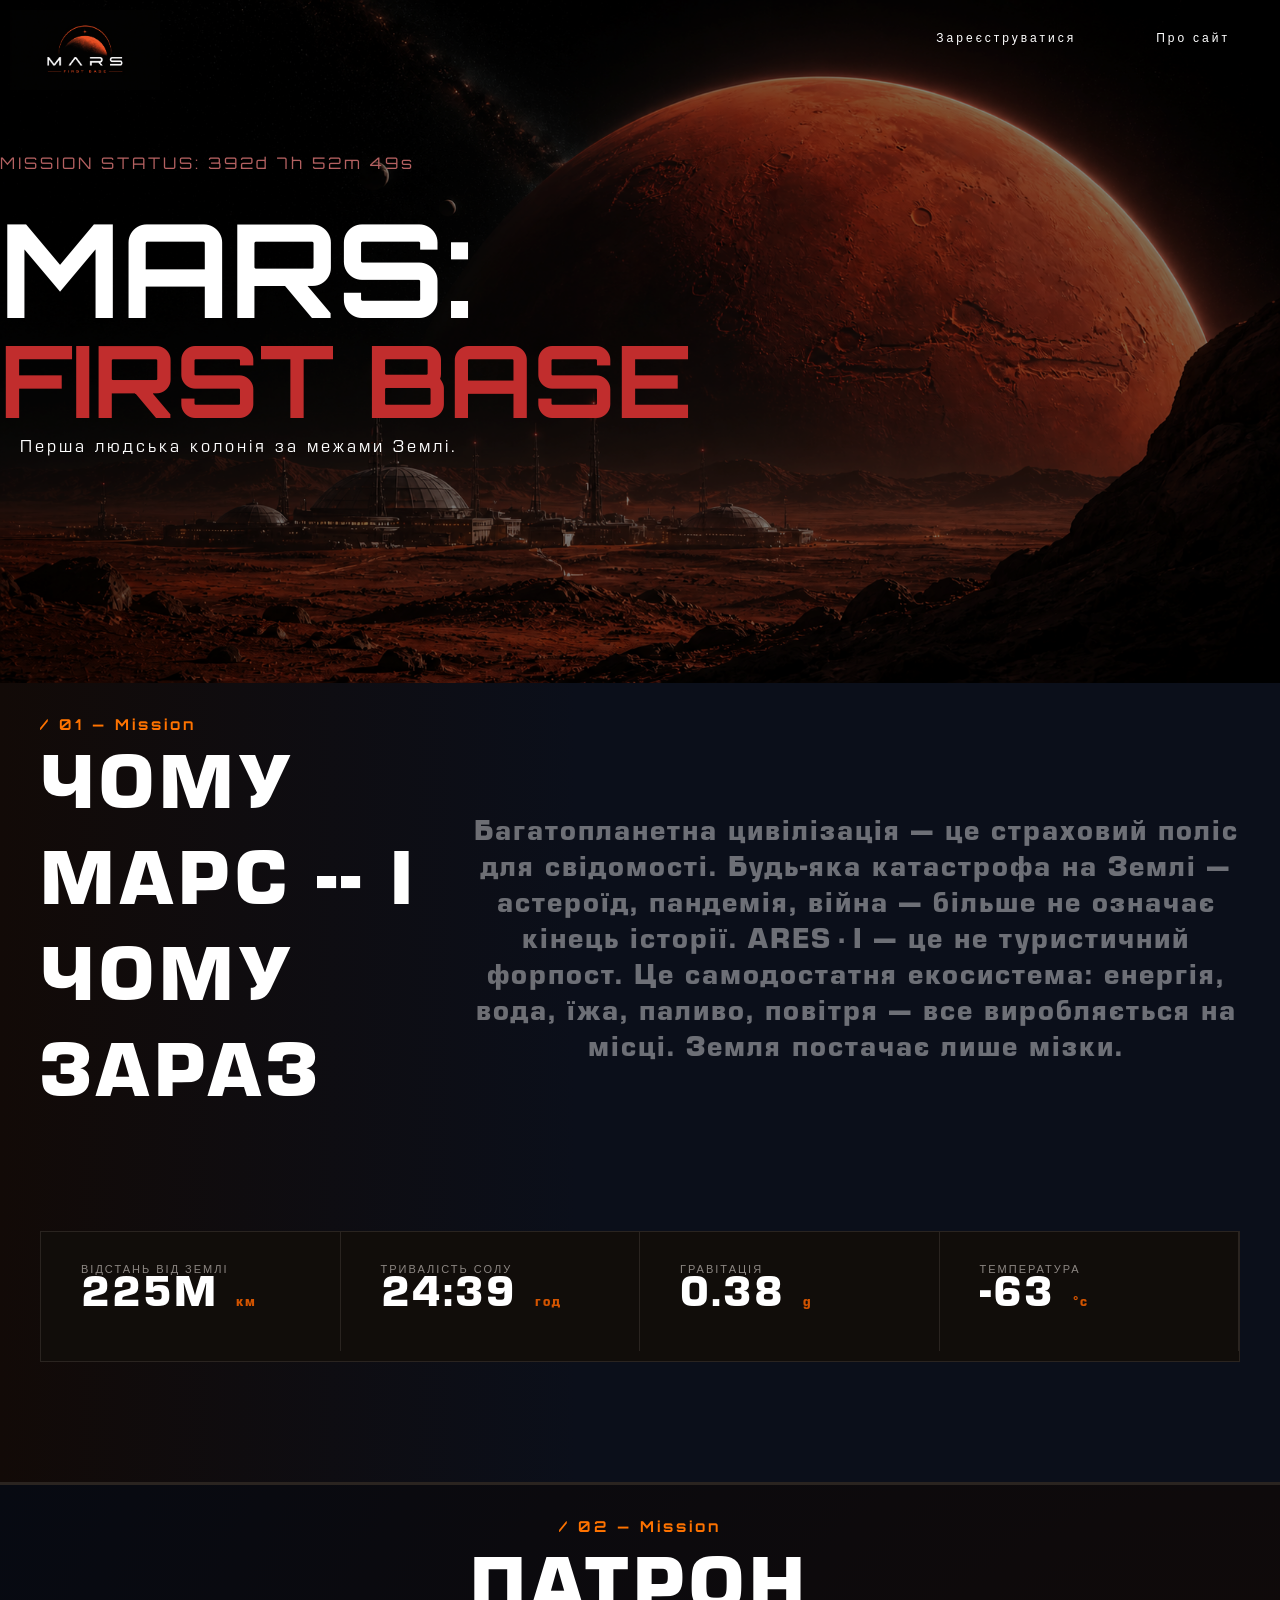
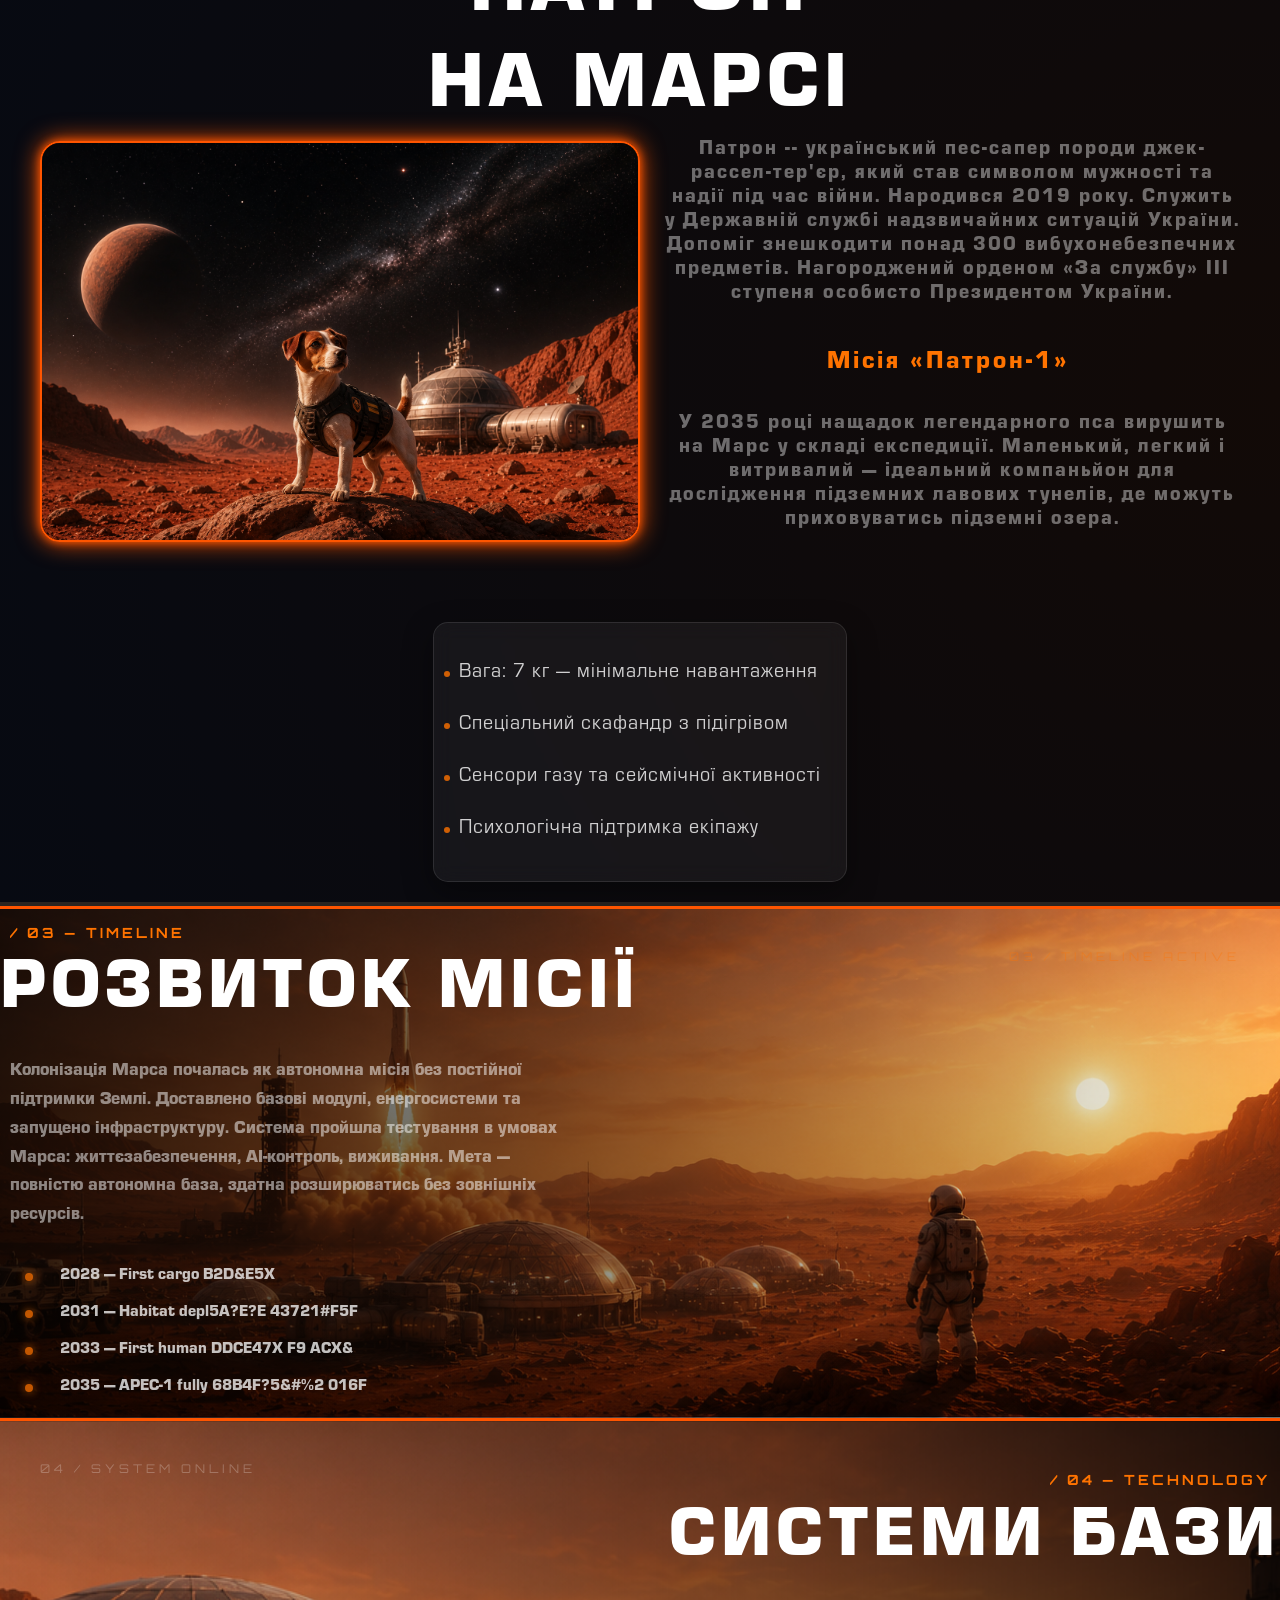
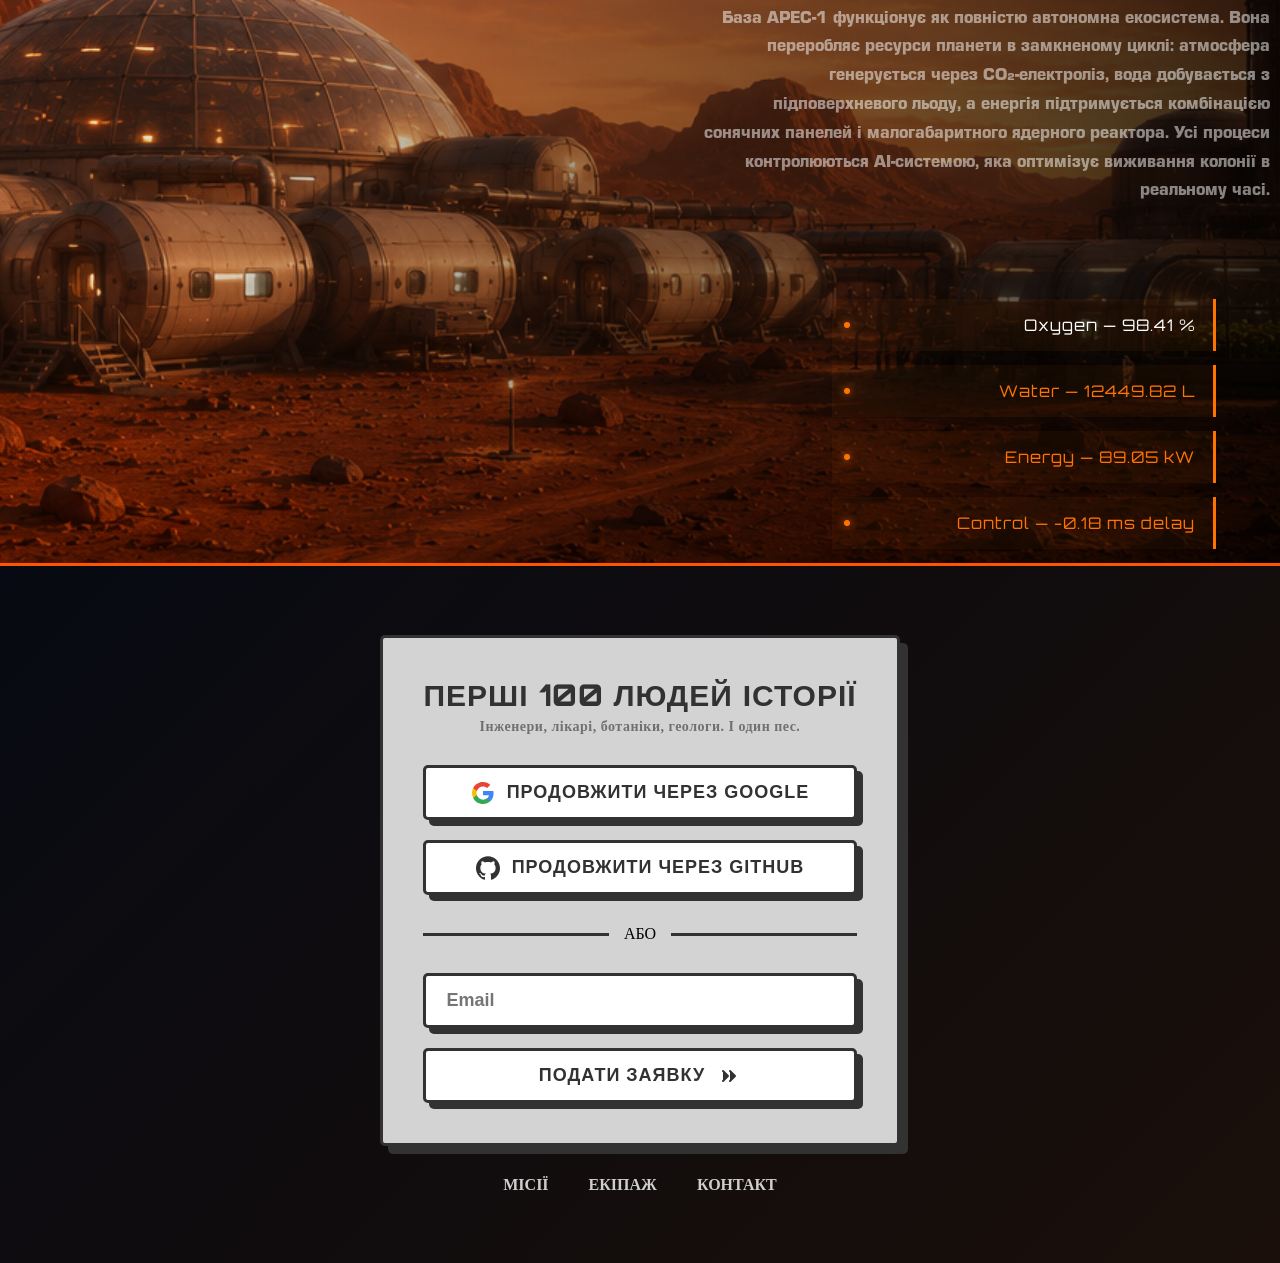
<file: index.html>
<!DOCTYPE html>
<html lang="en">
<head>
    <meta charset="UTF-8">
    <meta name="viewport" content="width=device-width, initial-scale=1.0">
    <title>MarsJournej</title>
    <link rel="stylesheet" href="style.css">
    <link href="https://fonts.googleapis.com/css2?family=Orbitron:wght@400;700&display=swap" rel="stylesheet">
</head>
<body>
    <header>
        <div class="golowna">
            <img src="images/Mars.png" class=header_img>
            <div class = "panel">
                <img src="images/logo.png" class="logo">
                <div class="menu">
                    <a class = "menu_item" href="#reg">Зареєструватися</a>
                    <a class="menu_item" href="#" data-modal="about">Про сайт</a>
                    
                </div>
            </div>
            <p class = p_apec>Project:APEC-1</p>
            <h1 class="mars_h1">MARS:</h1>
            <h1 class="first_base_h2">FIRST BASE</h1>
            <p class="pidzagolowok">Перша людська колонія за межами Землі.<br>
                Точка, де починається нова цивілізація.</p>
        </div>
    </header>
    <div class = "infa1">
        <h2 class = "h2_infa1">/ 01 — Mission</h2>
        <h1 class = "h1_infa1">Чому Марс -- i чому зараз</h1>
        <p class = "p_infa1">Багатопланетна цивілізація — це страховий поліс для свідомості. Будь-яка катастрофа на Землі — астероїд, пандемія, війна — більше не означає кінець історії.
ARES·I — це не туристичний форпост. Це самодостатня екосистема: енергія, вода, їжа, паливо, повітря — все виробляється на місці. Земля постачає лише мізки.</p>

            <div class="mars_panel">
                <div class="vidstan">
                    <span class="stat-label">ВІДСТАНЬ ВІД ЗЕМЛІ</span>
                    <div class="value">225M <small>км</small></div>
                </div>

                <div class="vidstan">
                    <span class="stat-label">ТРИВАЛІСТЬ СОЛУ</span>
                    <div class="value">24:39 <small>год</small></div>
                </div>

                <div class="vidstan">
                    <span class="stat-label">ГРАВІТАЦІЯ</span>
                    <div class="value">0.38 <small>g</small></div>
                </div>

                <div class="vidstan">
                    <span class="stat-label">ТЕМПЕРАТУРА</span>
                    <div class="value">-63 <small>°C</small></div>
                </div>
                </div>
            </div>
    <div class = "infa2">
        <h2 class =  "h2_infa2">/ 02 — Mission</h2>
        <h1 class = "h1_infa2">ПАТРОН НА МАРСІ</h1>
        <img src = "images/sobaka.png" class="pes_patron_infa2">
        <p class = "p_infa2">Патрон -- український пес-сапер породи джек-рассел-тер'єр, який став символом мужності та надії під час війни.
            Народився 2019 року. Служить у Державній службі надзвичайних ситуацій України. Допоміг знешкодити понад 300 вибухонебезпечних предметів.
            Нагороджений орденом «За службу» III ступеня особисто Президентом України.</p>
        <h3 class = "h3_infa2">Місія «Патрон-1»</h3>
        <p class = "p2_infa2">У 2035 році нащадок легендарного пса вирушить на Марс у складі експедиції. Маленький, легкий і витривалий — ідеальний компаньйон для дослідження підземних лавових тунелів, де можуть приховуватись підземні озера.</p>
        <ul class = ul_infa2>
            <li>Вага: 7 кг — мінімальне навантаження</li>
            <li>Спеціальний скафандр з підігрівом</li>
            <li>Сенсори газу та сейсмічної активності</li>
            <li>Психологічна підтримка екіпажу</li>
        </ul>
    </div>
    <div class="infa3">
        <div class = "img_infa3"></div>
        <h2 class="h2_infa3">/ 03 — TIMELINE</h2>
        <h1 class="h1_infa3">РОЗВИТОК МІСІЇ</h1>

        <p class="p_infa3">Колонізація Марса почалась як автономна місія без постійної підтримки Землі. 
  Доставлено базові модулі, енергосистеми та запущено інфраструктуру.
  Система пройшла тестування в умовах Марса: життєзабезпечення, AI-контроль, виживання.
  Мета — повністю автономна база, здатна розширюватись без зовнішніх ресурсів.</p>
        

        <div class="timeline">
            <p>2028 — First cargo mission</p>
            <p>2031 — Habitat deployment completed</p>
            <p>2033 — First human landing on Mars</p>
            <p>2035 — APEC-1 fully operational base</p>
        </div>
    </div>
    <div class="infa4">
        <div class = "img_infa4"></div>
        <h2 class="h2_infa4">/ 04 — TECHNOLOGY</h2>
        <h1 class="h1_infa4">СИСТЕМИ БАЗИ</h1>

        <p class="p_infa4">База APEC-1 функціонує як повністю автономна екосистема. 
    Вона переробляє ресурси планети в замкненому циклі: атмосфера генерується через CO₂-електроліз, вода добувається з підповерхневого льоду, а енергія підтримується комбінацією сонячних панелей і малогабаритного ядерного реактора.
    Усі процеси контролюються AI-системою, яка оптимізує виживання колонії в реальному часі.</p>
        

        <div class="tech">
            <p>Oxygen — CO₂ electrolysis system</p>
            <p>Water — Ice extraction & filtration</p>
            <p>Energy — Solar + nuclear reactor</p>
            <p>Control — AI autonomous management</p>
    </div>
</div>


<div id="vikno_overlay" class="vikno_overlay" onclick="if(event.target===this)this.classList.remove('active')">
        <div class = "modal-vikno">
            <div class="modal-kut-br"></div>
            <button class ="modal-hreshchyk" onclick="document.getElementById('vikno_overlay').classList.remove('active')">[ ESC ]</button>

            <div class = "modal-verhnya">/ ABOUT — PROJECT:APEC-1</div>
            <h1 class="modal_info_blok">Mars Journey</h1>
            <div class="modal-pidzag">ПЕРША ЛЮДСЬКА КОЛОНІЯ ЗА МЕЖАМИ ЗЕМЛІ</div>

            <hr class = "modal-liniya">

            <p class ="modal-text_small">Цей сайт — інформаційний портал місії ARES·I. Ми збираємо першу сотню людей, які залишать Землю і побудують нову цивілізацію на Марсі. Інженери. Лікарі. Вчені. І один пес.</p>
            <p class ="modal-text_small">Проєкт розроблено як відкрита платформа для відбору учасників, хронологія місії та технічна документація бази APEC-1.</p>

            <div class="infa_modal">
                <div class = "modal-kartka">
                    <span class="stat-nazva">СТАТУС МІСІЇ</span>
                    <div class = "stat-chyslo">ACTIVE <small>▸</small></div>
                </div>

                <div class = "modal-kartka">
                    <span class="stat-nazva">ЗАПУСК</span>
                    <div class = "stat-chyslo">2028 <small>р.</small></div>
                </div>

                <div class = "modal-kartka">
                    <span class="stat-nazva">ЕКІПАЖ</span>
                    <div class="stat-chyslo">100 <small>осіб</small></div>
                </div>

                <div class = "modal-kartka">
                    <span class="stat-nazva">ВЕРСІЯ САЙТУ</span>
                    <div class ="stat-chyslo">0.1 <small>beta</small></div>
                </div>
            </div>

            
        </div>
    </div>
<script src="script.js"></script>
</body>
<footer class="mars-footer">
                                                <!--UiVerse-->
    <section id="reg">                                
    <form action="" class="form">
    <div class="form_top">
        <h2>Перші 100 людей історії</h2>
        <span>Інженери, лікарі, ботаніки, геологи. І один пес.</span>
    </div>
    
    <button class="oauthButton">
                    <svg class="icon" viewBox="0 0 24 24">
            <path d="M22.56 12.25c0-.78-.07-1.53-.2-2.25H12v4.26h5.92c-.26 1.37-1.04 2.53-2.21 3.31v2.77h3.57c2.08-1.92 3.28-4.74 3.28-8.09z" fill="#4285F4"></path>
            <path d="M12 23c2.97 0 5.46-.98 7.28-2.66l-3.57-2.77c-.98.66-2.23 1.06-3.71 1.06-2.86 0-5.29-1.93-6.16-4.53H2.18v2.84C3.99 20.53 7.7 23 12 23z" fill="#34A853"></path>
            <path d="M5.84 14.09c-.22-.66-.35-1.36-.35-2.09s.13-1.43.35-2.09V7.07H2.18C1.43 8.55 1 10.22 1 12s.43 3.45 1.18 4.93l2.85-2.22.81-.62z" fill="#FBBC05"></path>
            <path d="M12 5.38c1.62 0 3.06.56 4.21 1.64l3.15-3.15C17.45 2.09 14.97 1 12 1 7.7 1 3.99 3.47 2.18 7.07l3.66 2.84c.87-2.6 3.3-4.53 6.16-4.53z" fill="#EA4335"></path>
            <path d="M1 1h22v22H1z" fill="none"></path>
        </svg>
                    Продовжити через Google
                </button>
    <button class="oauthButton">
                    <svg class="icon" viewBox="0 0 24 24">
            <path d="M12 .297c-6.63 0-12 5.373-12 12 0 5.303 3.438 9.8 8.205 11.385.6.113.82-.258.82-.577 0-.285-.01-1.04-.015-2.04-3.338.724-4.042-1.61-4.042-1.61C4.422 18.07 3.633 17.7 3.633 17.7c-1.087-.744.084-.729.084-.729 1.205.084 1.838 1.236 1.838 1.236 1.07 1.835 2.809 1.305 3.495.998.108-.776.417-1.305.76-1.605-2.665-.3-5.466-1.332-5.466-5.93 0-1.31.465-2.38 1.235-3.22-.135-.303-.54-1.523.105-3.176 0 0 1.005-.322 3.3 1.23.96-.267 1.98-.399 3-.405 1.02.006 2.04.138 3 .405 2.28-1.552 3.285-1.23 3.285-1.23.645 1.653.24 2.873.12 3.176.765.84 1.23 1.91 1.23 3.22 0 4.61-2.805 5.625-5.475 5.92.42.36.81 1.096.81 2.22 0 1.606-.015 2.896-.015 3.286 0 .315.21.69.825.57C20.565 22.092 24 17.592 24 12.297c0-6.627-5.373-12-12-12"></path>
        </svg>
                    Продовжити через Github
                </button>
    <div class="separator">
        <div></div>
        <span>АБО</span>
        <div></div>
    </div>
    <input type="email" placeholder="Email" name="email">
    <button class="oauthButton">
                    Подати заявку
                    
                    <svg class="icon" xmlns="http://www.w3.org/2000/svg" width="24" height="24" viewBox="0 0 24 24" fill="none" stroke="currentColor" stroke-width="2" stroke-linecap="round" stroke-linejoin="round"><path d="m6 17 5-5-5-5"></path><path d="m13 17 5-5-5-5"></path></svg>
                </button>
    </form>






    <div class="footer_bg"></div> 
    <div class="footer-content">       
        <div class="footer-links">
        <a href="#" class="footer-link">МІСІЇ</a>
        <a href="#" class="footer-link">ЕКІПАЖ</a>
        <a href="#" class="footer-link">КОНТАКТ</a>
        </div>
    
    </div>
    </section>
</footer>



</html>






















<!-- Google fonts 
<link rel="preconnect" href="https://fonts.gstatic.com">
<link href="https://fonts.googleapis.com/css2?family=Balsamiq+Sans:wght@700&display=swap" rel="stylesheet">
<a href="#" class="neon-button">Neon</a>-->
</file>
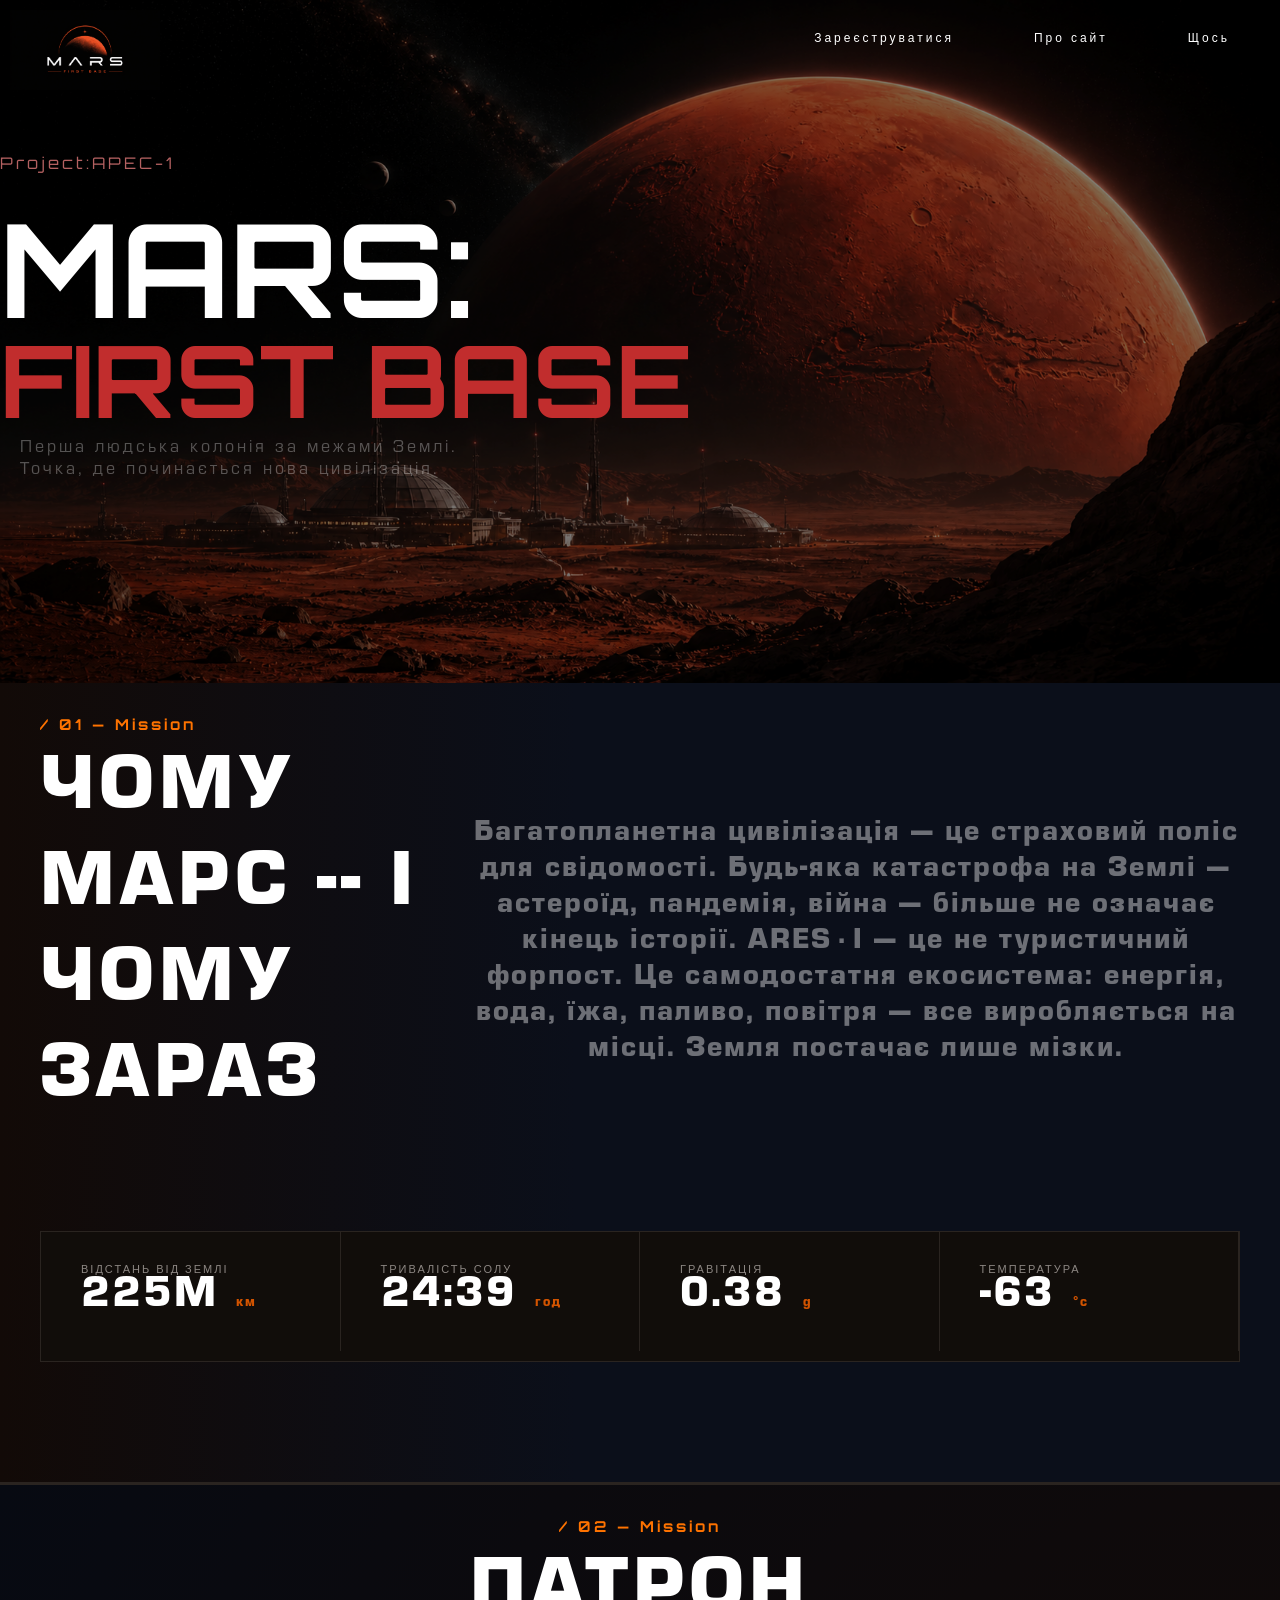
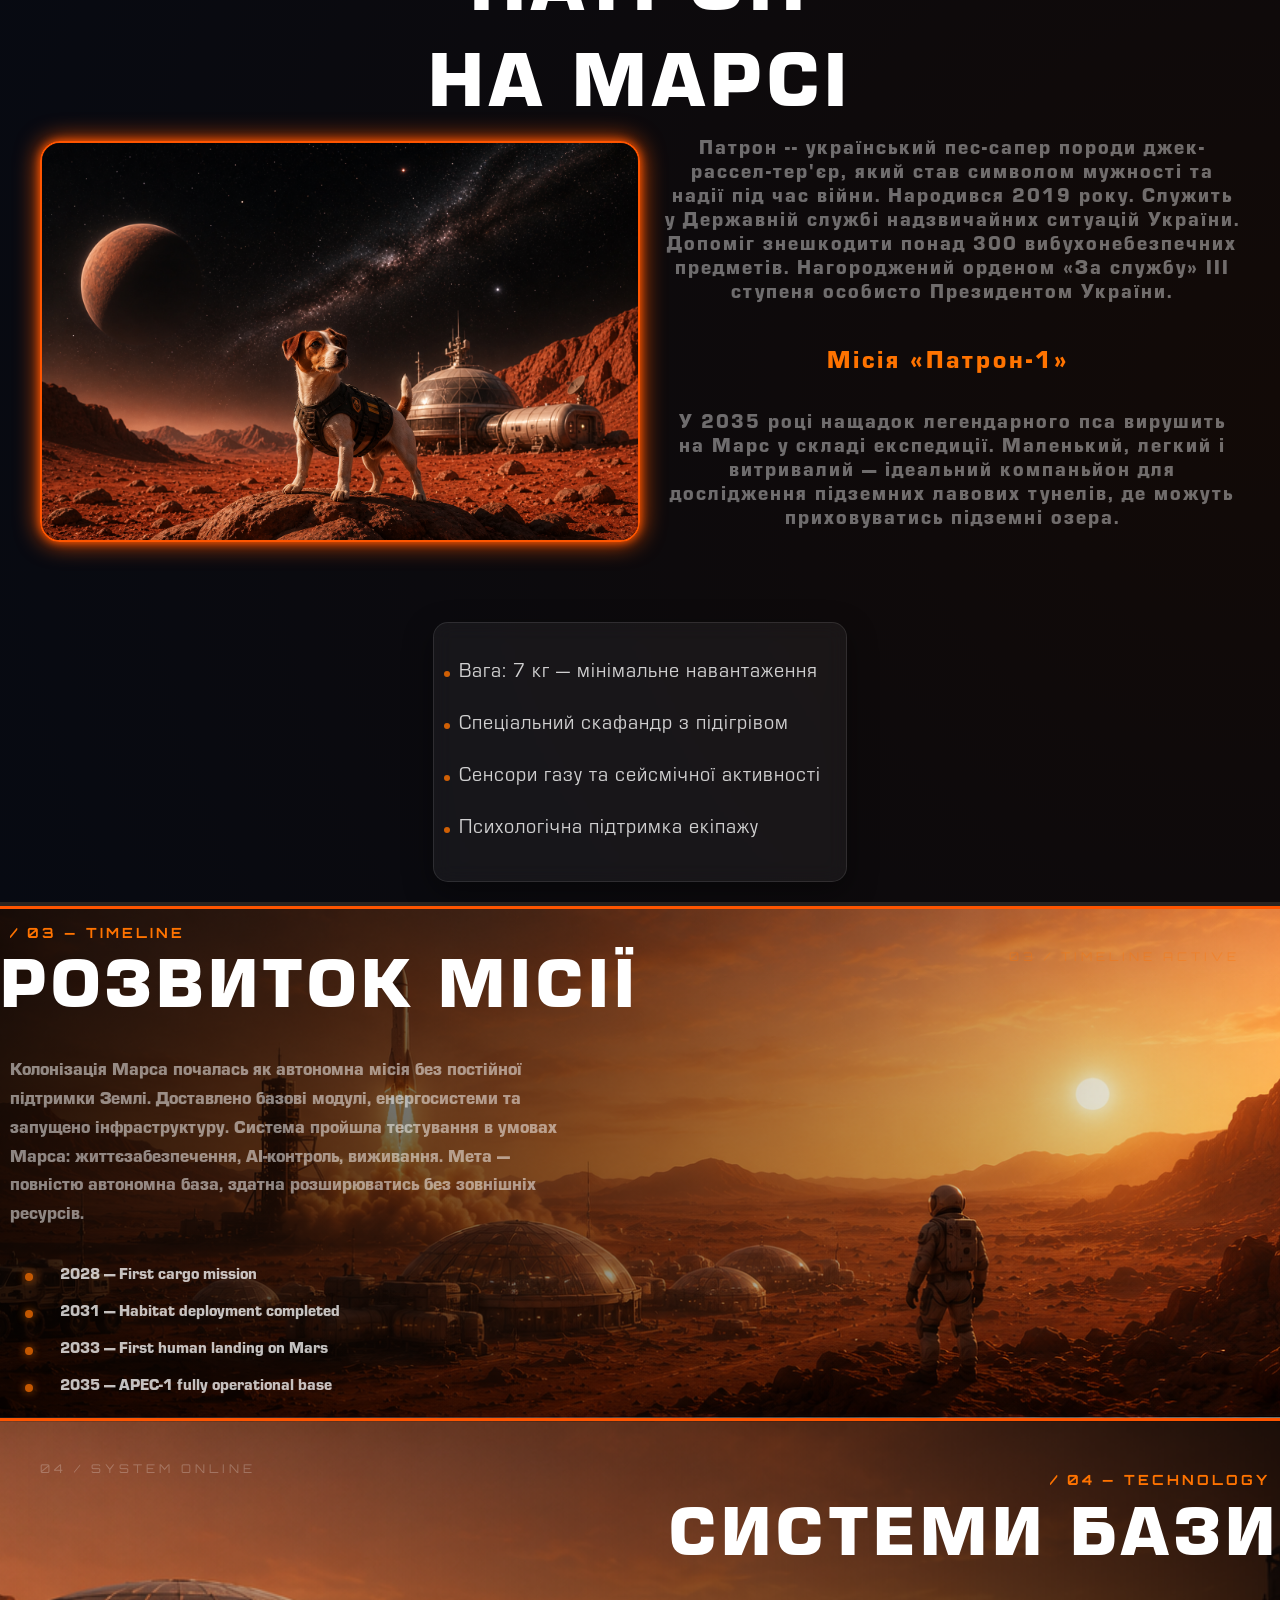
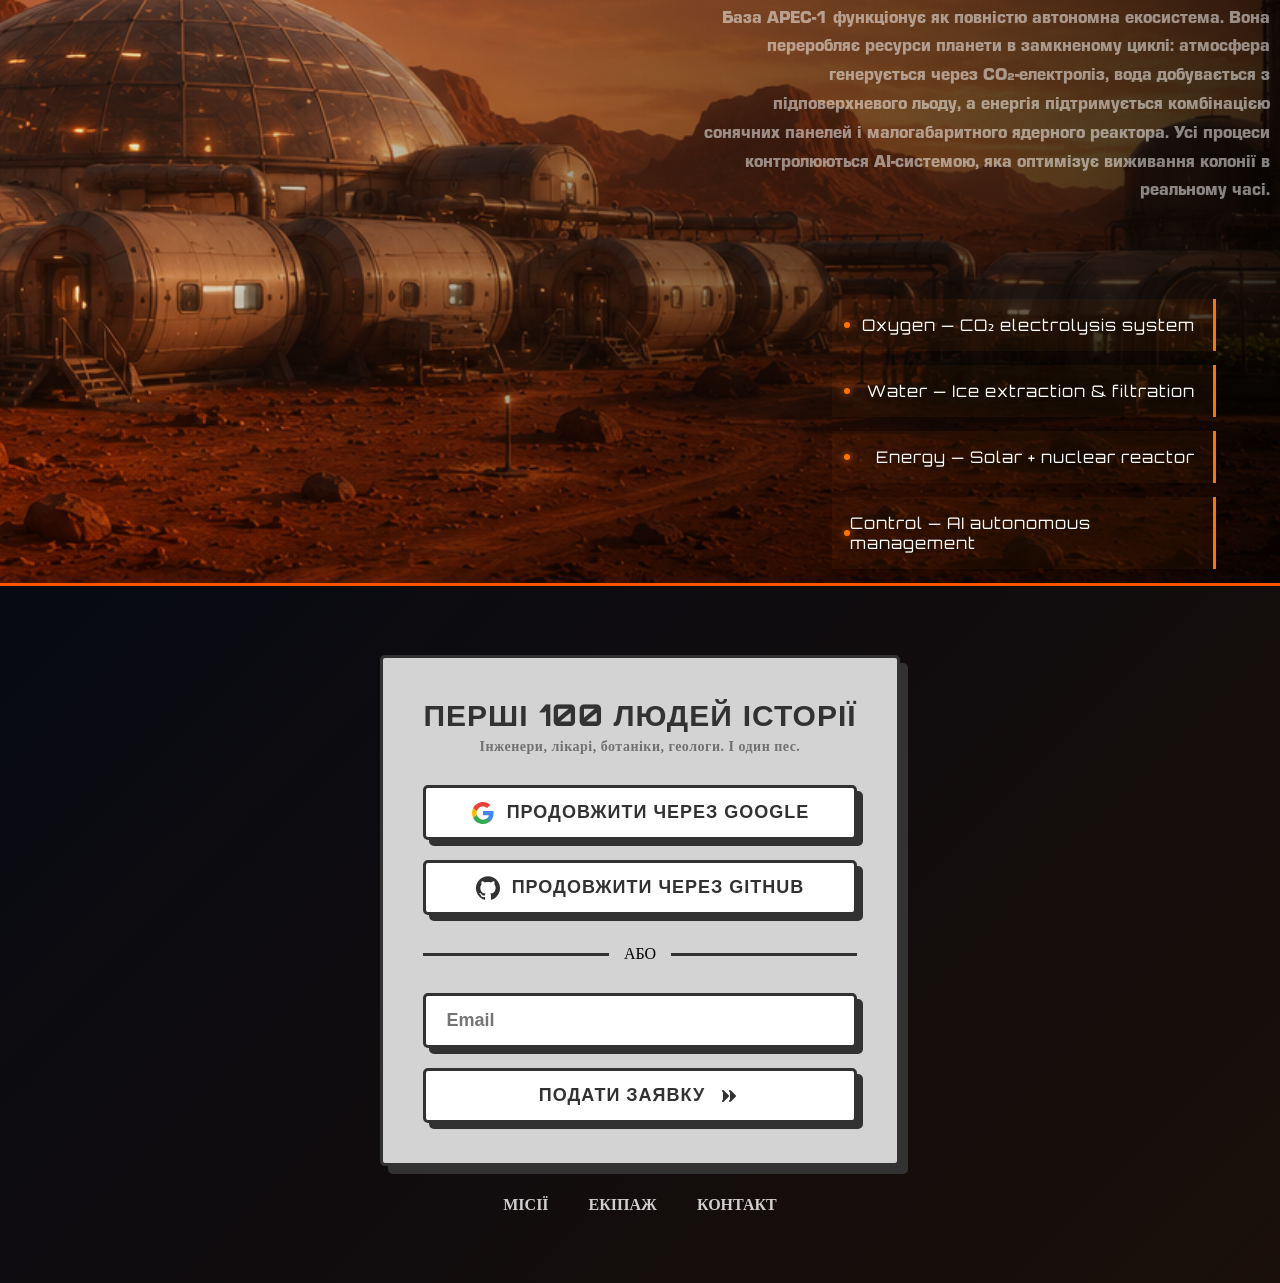
<file: main.html>
<!DOCTYPE html>
<html lang="en">
<head>
    <meta charset="UTF-8">
    <meta name="viewport" content="width=device-width, initial-scale=1.0">
    <title>MarsJournej</title>
    <link rel="stylesheet" href="style.css">
    <link href="https://fonts.googleapis.com/css2?family=Orbitron:wght@400;700&display=swap" rel="stylesheet">
</head>
<body>
    <header>
        <div class="golowna">
            <img src="images/Mars.png" class=header_img>
            <div class = "panel">
                <img src="images/logo.png" class="logo">
                <div class="menu">
                    <a class = "menu_item" href="#reg">Зареєструватися</a>
                    <a class = "menu_item" href="#">Про сайт</a>
                    <a class = "menu_item" href="#">Щось</a> 
                </div>
            </div>
            <p class = p_apec>Project:APEC-1</p>
            <h1 class="mars_h1">MARS:</h1>
            <h1 class="first_base_h2">FIRST BASE</h1>
            <p class="pidzagolowok">Перша людська колонія за межами Землі.<br>
                Точка, де починається нова цивілізація.</p>
        </div>
    </header>
    <div class = "infa1">
        <h2 class = "h2_infa1">/ 01 — Mission</h2>
        <h1 class = "h1_infa1">Чому Марс -- i чому зараз</h1>
        <p class = "p_infa1">Багатопланетна цивілізація — це страховий поліс для свідомості. Будь-яка катастрофа на Землі — астероїд, пандемія, війна — більше не означає кінець історії.
ARES·I — це не туристичний форпост. Це самодостатня екосистема: енергія, вода, їжа, паливо, повітря — все виробляється на місці. Земля постачає лише мізки.</p>

            <div class="mars_panel">
                <div class="vidstan">
                    <span class="stat-label">ВІДСТАНЬ ВІД ЗЕМЛІ</span>
                    <div class="value">225M <small>км</small></div>
                </div>

                <div class="vidstan">
                    <span class="stat-label">ТРИВАЛІСТЬ СОЛУ</span>
                    <div class="value">24:39 <small>год</small></div>
                </div>

                <div class="vidstan">
                    <span class="stat-label">ГРАВІТАЦІЯ</span>
                    <div class="value">0.38 <small>g</small></div>
                </div>

                <div class="vidstan">
                    <span class="stat-label">ТЕМПЕРАТУРА</span>
                    <div class="value">-63 <small>°C</small></div>
                </div>
                </div>
            </div>
    <div class = "infa2">
        <h2 class =  "h2_infa2">/ 02 — Mission</h2>
        <h1 class = "h1_infa2">ПАТРОН НА МАРСІ</h1>
        <img src = "images/sobaka.png" class="pes_patron_infa2">
        <p class = "p_infa2">Патрон -- український пес-сапер породи джек-рассел-тер'єр, який став символом мужності та надії під час війни.
            Народився 2019 року. Служить у Державній службі надзвичайних ситуацій України. Допоміг знешкодити понад 300 вибухонебезпечних предметів.
            Нагороджений орденом «За службу» III ступеня особисто Президентом України.</p>
        <h3 class = "h3_infa2">Місія «Патрон-1»</h3>
        <p class = "p2_infa2">У 2035 році нащадок легендарного пса вирушить на Марс у складі експедиції. Маленький, легкий і витривалий — ідеальний компаньйон для дослідження підземних лавових тунелів, де можуть приховуватись підземні озера.</p>
        <ul class = ul_infa2>
            <li>Вага: 7 кг — мінімальне навантаження</li>
            <li>Спеціальний скафандр з підігрівом</li>
            <li>Сенсори газу та сейсмічної активності</li>
            <li>Психологічна підтримка екіпажу</li>
        </ul>
    </div>
    <div class="infa3">
        <div class = "img_infa3"></div>
        <h2 class="h2_infa3">/ 03 — TIMELINE</h2>
        <h1 class="h1_infa3">РОЗВИТОК МІСІЇ</h1>

        <p class="p_infa3">Колонізація Марса почалась як автономна місія без постійної підтримки Землі. 
  Доставлено базові модулі, енергосистеми та запущено інфраструктуру.
  Система пройшла тестування в умовах Марса: життєзабезпечення, AI-контроль, виживання.
  Мета — повністю автономна база, здатна розширюватись без зовнішніх ресурсів.</p>
        

        <div class="timeline">
            <p>2028 — First cargo mission</p>
            <p>2031 — Habitat deployment completed</p>
            <p>2033 — First human landing on Mars</p>
            <p>2035 — APEC-1 fully operational base</p>
        </div>
    </div>
    <div class="infa4">
        <div class = "img_infa4"></div>
        <h2 class="h2_infa4">/ 04 — TECHNOLOGY</h2>
        <h1 class="h1_infa4">СИСТЕМИ БАЗИ</h1>

        <p class="p_infa4">База APEC-1 функціонує як повністю автономна екосистема. 
    Вона переробляє ресурси планети в замкненому циклі: атмосфера генерується через CO₂-електроліз, вода добувається з підповерхневого льоду, а енергія підтримується комбінацією сонячних панелей і малогабаритного ядерного реактора.
    Усі процеси контролюються AI-системою, яка оптимізує виживання колонії в реальному часі.</p>
        

        <div class="tech">
            <p>Oxygen — CO₂ electrolysis system</p>
            <p>Water — Ice extraction & filtration</p>
            <p>Energy — Solar + nuclear reactor</p>
            <p>Control — AI autonomous management</p>
    </div>
</div>
</body>
<footer class="mars-footer">
                                                <!--UiVerse-->
    <section id="reg">                                
    <form action="" class="form">
    <div class="form_top">
        <h2>Перші 100 людей історії</h2>
        <span>Інженери, лікарі, ботаніки, геологи. І один пес.</span>
    </div>
    
    <button class="oauthButton">
                    <svg class="icon" viewBox="0 0 24 24">
            <path d="M22.56 12.25c0-.78-.07-1.53-.2-2.25H12v4.26h5.92c-.26 1.37-1.04 2.53-2.21 3.31v2.77h3.57c2.08-1.92 3.28-4.74 3.28-8.09z" fill="#4285F4"></path>
            <path d="M12 23c2.97 0 5.46-.98 7.28-2.66l-3.57-2.77c-.98.66-2.23 1.06-3.71 1.06-2.86 0-5.29-1.93-6.16-4.53H2.18v2.84C3.99 20.53 7.7 23 12 23z" fill="#34A853"></path>
            <path d="M5.84 14.09c-.22-.66-.35-1.36-.35-2.09s.13-1.43.35-2.09V7.07H2.18C1.43 8.55 1 10.22 1 12s.43 3.45 1.18 4.93l2.85-2.22.81-.62z" fill="#FBBC05"></path>
            <path d="M12 5.38c1.62 0 3.06.56 4.21 1.64l3.15-3.15C17.45 2.09 14.97 1 12 1 7.7 1 3.99 3.47 2.18 7.07l3.66 2.84c.87-2.6 3.3-4.53 6.16-4.53z" fill="#EA4335"></path>
            <path d="M1 1h22v22H1z" fill="none"></path>
        </svg>
                    Продовжити через Google
                </button>
    <button class="oauthButton">
                    <svg class="icon" viewBox="0 0 24 24">
            <path d="M12 .297c-6.63 0-12 5.373-12 12 0 5.303 3.438 9.8 8.205 11.385.6.113.82-.258.82-.577 0-.285-.01-1.04-.015-2.04-3.338.724-4.042-1.61-4.042-1.61C4.422 18.07 3.633 17.7 3.633 17.7c-1.087-.744.084-.729.084-.729 1.205.084 1.838 1.236 1.838 1.236 1.07 1.835 2.809 1.305 3.495.998.108-.776.417-1.305.76-1.605-2.665-.3-5.466-1.332-5.466-5.93 0-1.31.465-2.38 1.235-3.22-.135-.303-.54-1.523.105-3.176 0 0 1.005-.322 3.3 1.23.96-.267 1.98-.399 3-.405 1.02.006 2.04.138 3 .405 2.28-1.552 3.285-1.23 3.285-1.23.645 1.653.24 2.873.12 3.176.765.84 1.23 1.91 1.23 3.22 0 4.61-2.805 5.625-5.475 5.92.42.36.81 1.096.81 2.22 0 1.606-.015 2.896-.015 3.286 0 .315.21.69.825.57C20.565 22.092 24 17.592 24 12.297c0-6.627-5.373-12-12-12"></path>
        </svg>
                    Продовжити через Github
                </button>
    <div class="separator">
        <div></div>
        <span>АБО</span>
        <div></div>
    </div>
    <input type="email" placeholder="Email" name="email">
    <button class="oauthButton">
                    Подати заявку
                    
                    <svg class="icon" xmlns="http://www.w3.org/2000/svg" width="24" height="24" viewBox="0 0 24 24" fill="none" stroke="currentColor" stroke-width="2" stroke-linecap="round" stroke-linejoin="round"><path d="m6 17 5-5-5-5"></path><path d="m13 17 5-5-5-5"></path></svg>
                </button>
    </form>






    <div class="footer_bg"></div> 
    <div class="footer-content">       
        <div class="footer-links">
        <a href="#" class="footer-link">МІСІЇ</a>
        <a href="#" class="footer-link">ЕКІПАЖ</a>
        <a href="#" class="footer-link">КОНТАКТ</a>
        </div>
    
    </div>
    </section>
</footer>
</html>






















<!-- Google fonts 
<link rel="preconnect" href="https://fonts.gstatic.com">
<link href="https://fonts.googleapis.com/css2?family=Balsamiq+Sans:wght@700&display=swap" rel="stylesheet">
<a href="#" class="neon-button">Neon</a>-->
</file>
<file: style.css>
html {
  scroll-behavior: smooth;
}



/*:root {
  --clr-neon: hsl(317 100% 54%);
  --clr-bg: hsl(323 21% 16%);
}*/

:root {
  /* Насичений оранжево-червоний "марсіанський" колір */
  --clr-neon: hsl(20, 100%, 50%); 
  --clr-bg: hsl(10, 25%, 7%);
}

*,
*::before,
*::after {
  box-sizing: border-box;
}



.neon-button {
  font-size: 4rem;

  display: inline-block;
  cursor: pointer;
  text-decoration: none;
  color: var(--clr-neon);
  border: var(--clr-neon) 0.125em solid;
  padding: 0.25em 1em;
  border-radius: 0.25em;

  text-shadow: 0 0 0.125em hsl(0 0% 100% / 0.3), 0 0 0.45em currentColor;

  box-shadow: inset 0 0 0.5em 0 var(--clr-neon), 0 0 0.5em 0 var(--clr-neon);

  position: relative;
}

.neon-button::before {
  pointer-events: none;
  content: "";
  position: absolute;
  background: var(--clr-neon);
  top: 120%;
  left: 0;
  width: 100%;
  height: 100%;

  transform: perspective(1em) rotateX(40deg) scale(1, 0.35);
  filter: blur(1em);
  opacity: 0.7;
}

.neon-button::after {
  content: "";
  position: absolute;
  top: 0;
  bottom: 0;
  left: 0;
  right: 0;
  box-shadow: 0 0 2em 0.5em var(--clr-neon);
  opacity: 0;
  background-color: var(--clr-neon);
  z-index: -1;
  transition: opacity 100ms linear;
}

.neon-button:hover,
.neon-button:focus {
  color: var(--clr-bg);
  text-shadow: none;
}

.neon-button:hover::before,
.neon-button:focus::before {
  opacity: 1;
}
.neon-button:hover::after,
.neon-button:focus::after {
  opacity: 1;
}




body {
  margin:0px;
  display:block;
}


.header_img {
  margin: 0%;
  filter: brightness(0.5);
  width: 100%;
  height: 100%;
  object-fit: cover;

}

.menu {
  font-family: "Orbitron",sans-serif;
  color: white;
  position: absolute;
  top: 30px;
  display: flex;
  gap: 80px;
  font-size: 12px;
  right:50px;
  letter-spacing: 3px;
    
}

.menu_item{
  text-decoration: none;
  color: white;
  transition: 0.5s;
}
.menu_item:hover{
  scale: 1.04;
  color:rgb(255, 0, 0)
}


@font-face {
  font-family: "Eurostile";
  src: url('fonts/Eurostile_Black.otf') format('opentype');
}

@font-face {
  font-family: "Eurostile1";
  src: url('fonts/Eurostile1.otf') format('opentype');
}


.mars_h1{
  font-family:"Orbitron",sans-serif;
  top:100px;
  font-size:130px;
  position:absolute;
  color:white
}

.p_apec{
  top:20%;
  position: absolute;
  color: rgb(180, 97, 97);
  font-family:"Orbitron",sans-serif;
  font-weight: 100;
  letter-spacing: 3px;
}

.first_base_h2{
  font-family: "Orbitron",sans-serif;
  top:250px;
  font-size:100px;
  position:absolute;
  color:rgb(193, 45, 45)
}

.pidzagolowok{
  font-family: "Eurostile1",sans-serif;
  top:420px;
  margin-left:20px;
  position:absolute;
  color:rgb(255, 255, 255);
  font-size: 18px;
  opacity:0.3;  /*прозорість*/
  letter-spacing: 3px;
}

.logo{
  position:absolute;
  top:10px;
  left:10px;
  width: 150px;
  height: 80px;
}

.panel{
  background-color: rgb(40, 38, 38);

  top:0px;
  left: 0px;  

}

.body_bg{
  width: 100%;
  height: 100%;
  /*aspect-ratio: 3 / 4; співвідношення картинки 3 до 4*/
  object-fit: cover;

}

.golowna{
  position: relative;
  display: flex;
}



                                        /*infa1*/




.infa1 {
  background: linear-gradient(
    270deg,
    #0b0f1a 0%,
    #0b0f1a 55%,
    #120a07 100%
  ); 
  width: 100%;
  padding:20px 40px;    
  box-sizing: border-box; 
  display: flex;
  flex-direction: column; 
  justify-content: center;
  position: relative;
  border-bottom:3px solid #2a2420;;
}

.h1_infa1 {
  font-family: "Eurostile", sans-serif;
  font-size: 80px;
  color: white;
  margin: 0;
  text-transform: uppercase;
  letter-spacing: 5px; 
  width: 40%;
}

.h2_infa1 {
  font-size: 15px;
  color: #ff7300;
  display: flex;
  align-items: center;
  font-family: "Orbitron",sans-serif;
  letter-spacing: 3px;
}
.p_infa1{
  position: absolute;
  display: flex;
  justify-content: top;
  font-family: "Eurostile",sans-serif;
  color:rgb(255, 255, 255);
  opacity: 0.4;
  letter-spacing: 2px;
  font-size:30px;
  width: 60%;
  align-self: flex-end;
  text-align: center;
  right: 40px;
  top:13%
}




                                              /*infa2*/





.infa2 {
  background: radial-gradient(circle at right, #120a07, #070a12); 
  width: 100%;
  padding:20px 40px;    
  box-sizing: border-box; 
  display: flex;
  flex-direction: column; 
  justify-content: center;
  position: relative;
  border-bottom:4px solid #2a2420;
}

.h1_infa2 {
  display: flex;
  justify-content: center;
  align-items: center;
  text-align: center;
  font-family: "Eurostile", sans-serif;
  font-size: 80px;
  color: white;
  margin: 0 auto;
  text-transform: uppercase;
  letter-spacing: 5px; 
  width: 40%;
}

.h2_infa2 {
  display: flex;
  justify-content: center;
  font-size: 15px;
  color: #ff7300;
  display: flex;
  align-items: center;
  font-family: "Orbitron",sans-serif;
  letter-spacing: 3px;
  text-align: center;
}
.p_infa2{
  position: absolute;
  display: flex;
  justify-content: top;
  font-family: "Eurostile",sans-serif;
  color:rgb(255, 255, 255);
  opacity: 0.4;
  letter-spacing: 2px;
  font-size:20px;
  width: 45%;
  align-self: flex-end;
  text-align: center;
  right: 40px;
  top:23%
}
.p2_infa2{
  position: absolute;
  display: flex;
  justify-content: top;
  font-family: "Eurostile",sans-serif;
  color:rgb(255, 255, 255);
  opacity: 0.4;
  letter-spacing: 2px;
  font-size:20px;
  width: 45%;
  align-self: flex-end;
  text-align: center;
  right: 40px;
  top:50%
}
p:hover{
  scale:1.03;

}
p{
  transition: 0.5s;
}
.h3_infa2 {
  display: flex;
  justify-content: center;
  font-size: 25px;
  color: #ff7300;
  font-family: "Eurostile", sans-serif;
  letter-spacing: 3px;
  transform: translateY(-17vw);
  margin-right: 170px;
  align-self: flex-end;
  text-align: center;
  transition: 0.5s;
}

.h3_infa2:hover{
  scale:1.04;
}
.pes_patron_infa2{
  width: 50%;
  height: 50%;
  box-shadow:
  0 0 0.5em var(--clr-neon),
  0 0 1.5em var(--clr-neon),
  inset 0 0 0.8em var(--clr-neon);
  border: 0.125em solid var(--clr-neon);
  border-radius: 20px;
  transition:1s;
}
.pes_patron_infa2:hover{
  transform:rotate(3deg);
  
}


.ul_infa2 {
  list-style: none;
  font-family: "Eurostile1", sans-serif;
  color: white;
  font-size: 20px;
  line-height: 1.8;

  max-width: 520px;
  margin: 0 auto;
  padding: 25px;

  position: relative;

  background: rgba(255, 255, 255, 0.05);
  backdrop-filter: blur(10px);
  border: 1px solid rgba(255, 255, 255, 0.1);
  border-radius: 15px;

  box-shadow: 0 10px 30px rgba(0, 0, 0, 0.4);
}

.ul_infa2 li {
  position: relative;
  opacity: 0.8;
  letter-spacing: 1px;
  padding: 8px 0;

  transition: 0.3s ease;
}

.ul_infa2 li:hover {
  transform: translateX(10px);
  opacity: 1;
  color: #ff7300;
}

.ul_infa2 li::before {
  content: "";
  position: absolute;
  left: -15px;
  top: 50%;
  width: 6px;
  height: 6px;
  background: #ff7300;
  border-radius: 50%;
  transform: translateY(-50%);
}



/*.b_infa2{
  font-size: 30px;
  opacity:1;
  color:white;
  top:208%;
} */










/*.infa3{
  position: absolute;
  background-color:#0B0F1A; 
  opacity: 0.7;
  border-radius: 25px;
  top:220%;
  left: 10px;
  width: 80%;
  height: 70%;
  background-position: center;
  margin-left: 9%;
  align-items: center;
  justify-content: center;
  box-shadow:
  0 0 0.8em var(--clr-neon),
  inset 0 0 0.5em var(--clr-neon);
  border: 0.125em solid var(--clr-neon);
}
  
*/







.mars_panel {
  display: flex;
  width: 100%;
  margin: 100px 0;
  background-color: #110d0a;
  border: 1px solid #2a2420;
  
}
.vidstan:hover {
  transform: translateY(-5px);
  background-color: rgba(255, 115, 0, 0.05);
}


.vidstan {
  display: flex;
  flex: 1;
  min-width: 200px; 
  padding: 30px 40px;
  border-right: 1px solid #2a2420;
  flex-direction: column;
  justify-content: center;
  transition: 0.4s;
}

.vidstan {
  color: #8c8682; 
  font-family: "Orbitron", sans-serif;
  font-size: 11px;
  letter-spacing: 2px;
  text-transform: uppercase;
  margin-bottom: 10px;
}

.value {
  color: #ffffff;
  font-size: 45px;
  line-height: 1;
  font-family: "Eurostile", sans-serif;
}

.vidstan small {
  color: #d35400;
  font-size: 14px;
  margin-left: 5px;
  text-transform: lowercase;
  font-weight: normal;
}





.h1_infa3, .h2_infa3, .p_infa3 {
  position: relative; /* Дозволяє елементу використовувати z-index */
  z-index: 10;        /* Робимо цей шар вищим за картинку (у якої 0 або 1) */
}

.infa3 {
  border-top: 3px solid var(--clr-neon);
  position: relative;
  overflow: hidden;
  display: flex;
  flex-direction: column;
  justify-content: center;
  min-height: 40vw;
}

.img_infa3{
  position: absolute;
  width: 100%;
  height: 100%;
  background: linear-gradient(to right, rgba(0,0,0,0.8), transparent 100%), url(images/vzlit.png);
  background-size: cover;
  background-position: center;
  z-index: 0; 
}

.infa3::before {
  content: "";
  position: absolute;
  inset: 0;
  background: linear-gradient(to right, rgba(0,0,0,0.75), transparent 100%);
  z-index: 0;
  pointer-events: none;
}


.infa3::after {
  content: "03 / TIMELINE ACTIVE";
  position: absolute;
  right: 40px;
  top: 40px;
  font-family: "Orbitron", sans-serif;
  font-size: 12px;
  letter-spacing: 4px;
  color: rgba(255, 115, 0, 0.35);
}



/* ===== TEXT ===== */

.h1_infa3 {
  margin-left: 10px;
  font-family: "Eurostile", sans-serif;
  font-size: 72px;
  color: white;
  margin: 0;
  text-transform: uppercase;
  letter-spacing: 5px;
  width: 55%;
}

.h2_infa3 {
  margin-left: 10px;
  font-family: "Orbitron", sans-serif;
  font-size: 14px;
  color: #ff7300;
  letter-spacing: 3px;
}

.p_infa3 {
  margin-left: 10px;
  width: 45%;
  margin-top: 20px;
  font-family: "Eurostile", sans-serif;
  font-size: 18px;
  color: rgba(255,255,255,0.5);
  line-height: 1.6;
}



.timeline p {

  font-family: "Eurostile", sans-serif;
  color: white;
  opacity: 0.75;
  margin: 18px 60px;
  position: relative;
  transition: 0.3s;
}

.timeline p::before {
  content: "";
  position: absolute;
  left: -35px;
  top: 6px;
  width: 8px;
  height: 8px;
  background: #ff7300;
  border-radius: 50%;
  box-shadow: 0 0 10px #ff7300;
}

.timeline p:hover {
  transform: translateX(10px);
  color: #ff7300;
  opacity: 1;
}


                                            /*INFA 4*/

.infa4 {
  width: 100%;
  height: 100%;
  border-top: 3px solid var(--clr-neon);
  position: relative;
  overflow: hidden;
  display: flex;
  flex-direction: column;
  justify-content: center;
  min-height: 40vw;
}

.img_infa4{
  position: absolute;
  width: 100%;
  height: 100%;
  background: linear-gradient(to left, rgba(0,0,0,0.8), transparent 100%), url(images/kolonia.png);
  background-size: cover;
  background-position: center;
  z-index: 0; 
}

.infa4::before {
  content: "";
  inset: 0;
  z-index: 0;
  pointer-events: none;
}



.infa4::after {
  content: "04 / SYSTEM ONLINE";
  position: absolute;
  left: 40px;
  top: 40px;
  font-family: "Orbitron", sans-serif;
  font-size: 12px;
  letter-spacing: 4px;
  color: rgba(255,255,255,0.25);
}
.h1_infa4 {
  margin-right: 10px;
  font-family: "Eurostile", sans-serif;
  font-size: 72px;
  color: white;
  text-transform: uppercase;
  letter-spacing: 5px;
  margin: 0;
  text-align: right;
  position: relative;
}

.h2_infa4 {
  margin-right: 10px;
  margin-top:50px ; 
  font-family: "Orbitron", sans-serif;
  font-size: 14px;
  color: #ff7300;
  letter-spacing: 3px;
  text-align: right;
  position: relative;
}

.p_infa4 {
  margin-right: 10px;
  position: relative;
  width: 45%;
  margin-left: auto;
  margin-top: 20px;
  font-family: "Eurostile", sans-serif;
  font-size: 18px;
  color: rgba(255,255,255,0.5);
  line-height: 1.6;
  text-align: right;
}

/* ===== TECH ===== */

.tech {
  margin-top: 60px;
  width: 30%;
  margin-left: 65%;
}

.tech p {
  display: flex;
  justify-content: flex-end;
  font-family: "Orbitron", sans-serif;
  color: white;
  font-size: 16px;
  letter-spacing: 1px;

  margin: 14px 0;
  padding: 16px 18px;
  background: rgba(255, 115, 0, 0.05);
  border-right: 3px solid #ff7300;

  transition: 0.3s;
  position: relative;
}

.tech p::before {
  content: "";
  position: absolute;
  left: 12px;
  top: 50%;
  transform: translateY(-50%);
  width: 6px;
  height: 6px;
  background: #ff7300;
  border-radius: 50%;
  box-shadow: 0 0 8px #ff7300;
}

.tech p:hover {
  transform: translateX(10px);
  background: rgba(255, 115, 0, 0.12);
}





















                                            /*uiVerse*/


.mars-footer {
  width: 100%;
  min-height: 700px;
  position: relative;
  overflow: hidden;
  border-top: 3px solid var(--clr-neon);
  display: flex;
  flex-direction: column;
  align-items: center;
  justify-content: center;
  padding: 50px 0;
}

.footer_bg {
  position: absolute;
  top: 0;
  left: 0;
  width: 100%;
  height: 100%;
  background: linear-gradient(135deg, 
    #070a12 0%, 
    #1a0f0a 25%, 
    #4a1a05 50%, 
    #ff4500 75%, 
    #1a0f0a 100%
  ); 
  background-size: 400% 400%;
  animation: marsGradient 10s ease infinite;
  z-index: 1;
}

@keyframes marsGradient {
  0% { background-position: 0% 50%; }
  50% { background-position: 100% 50%; }
  100% { background-position: 0% 50%; }
}

.footer-content {
  position: relative;
  z-index: 10;
  display: flex;
  flex-direction: column;
  align-items: center;
  justify-content: space-between;
  width: 100%;
  flex: 1;
}

.form {
  --background: #d3d3d3;
  --font-color: #323232;
  --font-color-sub: #666;
  --bg-color: #fff;
  --main-color: #323232;
  --input-focus: #2d8cf0;
  
  position: relative;
  z-index: 11;
  padding: 40px;
  background: var(--background);
  display: flex;
  flex-direction: column;
  align-items: center;
  gap: 20px;
  border-radius: 5px;
  border: 3px solid var(--main-color);
  box-shadow: 8px 8px var(--main-color);
  margin: auto 0;
  width: 100%;
  max-width: 550px;
  box-sizing: border-box;
}

.form > p {
  font-family: var(--font-DelaGothicOne);
  color: var(--font-color);
  font-weight: 800;
  font-size: 24px;
  text-align: center;
  margin: 0;
  padding: 0 5%;
  line-height: 1.2;
}

.form > p > span {
  display: block;
  font-family: var(--font-SpaceMono);
  color: var(--font-color-sub);
  font-weight: 600;
  font-size: 18px;
  margin-top: 5px;
}

.separator {
  width: 100%;
  display: flex;
  align-items: center;
  justify-content: center;
  gap: 15px;
  margin: 10px 0;
}

.separator > div {
  flex: 1;
  height: 3px;
  background-color: var(--main-color);
}

.form > input, 
.oauthButton {
  width: 100%;
  height: 55px;
  border-radius: 5px;
  border: 3px solid var(--main-color);
  background-color: var(--bg-color);
  box-shadow: 6px 6px var(--main-color);
  padding: 0 20px;
  outline: none;
  box-sizing: border-box;
  font-size: 18px;
  font-weight: 700;
  color: var(--font-color);
  transition: all 300ms cubic-bezier(0.23, 1, 0.32, 1);
}

.form > input:focus {
  border-color: var(--input-focus);
  box-shadow: 8px 8px var(--input-focus);
  transform: translate(-4px, -4px);
}

.oauthButton {
  position: relative;
  overflow: hidden;
  display: flex;
  justify-content: center;
  align-items: center;
  cursor: pointer;
  z-index: 1;
  gap: 12px;
  text-transform: uppercase;
  letter-spacing: 1px;
}

.oauthButton::before {
  content: "";
  position: absolute;
  top: 0;
  left: -100%;
  height: 100%;
  width: 100%;
  background-color: #212121;
  z-index: -1;
  transition: all 400ms ease;
}

.oauthButton:hover {
  color: #fff;
  transform: translate(-2px, -2px);
  box-shadow: 8px 8px var(--main-color);
}

.oauthButton:hover::before {
  left: 0;
}

.oauthButton:active, 
.form > input:active {
  transform: translate(4px, 4px);
  box-shadow: 0px 0px var(--main-color);
}

.icon {
  width: 24px;
  height: 24px;
  fill: currentColor;
}

.footer-links {
  display: flex;
  gap: 40px;
  margin-top: 30px;
}

.footer-link {
  text-decoration: none;
  color: white;
  font-weight: bold;
  opacity: 0.8;
  transition: 0.3s;
  position: relative;
}

.footer-link::after {
  content: '';
  position: absolute;
  width: 0;
  height: 2px;
  bottom: -5px;
  left: 0;
  background-color: var(--clr-neon);
  transition: width 0.3s ease;
}

.footer-link:hover {
  opacity: 1;
  color: var(--clr-neon);
}

.footer-link:hover::after {
  width: 100%;
}



.form_top {
  width: 100%;
  text-align: center;
  margin-bottom: 10px;
}

.form_top h2 {
  font-family: "Orbitron", sans-serif;
  color: var(--font-color);
  font-weight: 800;
  font-size: 30px;
  text-transform: uppercase;
  margin: 0;
  letter-spacing: 1px;
  line-height: 1.1;
}

.form_top span {
  display: block;
  font-family: var(--font-SpaceMono), monospace;
  color: var(--font-color-sub);
  font-weight: 600;
  font-size: 14px;
  margin-top: 8px;
  letter-spacing: 0.5px;
  opacity: 0.9;
}




                                        /*modalne vikno*/
.vikno_overlay {
  display: none;
  background: rgba(0,0,0,0.85);
  position: fixed;
  z-index: 1000;
  inset: 0;
  justify-content: center;
  align-items: center;
}

.vikno_overlay.active { display: flex; }

.modal-vikno {
  background: #0b0f1a;
  border: 1px solid #ff7300;
  width: 90%;
  box-shadow: 0 0 30px rgba(255,115,0,0.2), inset 0 0 20px rgba(255,115,0,0.03);
  position: relative;
  max-width: 620px;
  padding: 50px 50px 40px;
}

.modal-vikno::before {
  content: "";
  top: 0; left: 0;
  position: absolute;
  height: 3px; width: 40px;
  background: #ff7300;
}

.modal-vikno::after {
  position: absolute;
  content: "";
  left: 0; top: 0;
  height: 40px; width: 3px;
  background: #ff7300;
}

.modal-kut-br {
  bottom: 0; right: 0;
  position: absolute;
  height: 3px; width: 40px;
  background: #ff7300;
}

.modal-kut-br::after {
  content: "";
  position: absolute;
  right: 0; bottom: 0;
  height: 40px; width: 3px;
  background: #ff7300;
}

.modal-hreshchyk {
  position: absolute;
  top: 20px; right: 20px;
  background: none;
  border: none;
  color: rgba(255,255,255,0.3);
  letter-spacing: 2px;
  font-family: "Orbitron", sans-serif;
  cursor: pointer;
  font-size: 11px;
  transition: 0.3s;
}

.modal-hreshchyk:hover { color: #ff7300; }

.modal-verhnya {
  font-family: "Orbitron", sans-serif;
  color: rgba(255,115,0,0.5);
  font-size: 11px;
  margin-bottom: 20px;
  letter-spacing: 4px;
  font-size: 11px;
}

.modal_info_blok {
  font-family: "Orbitron",sans-serif;
  font-size: 36px;
  color: white;
  letter-spacing: 4px;
  margin: 0 0 8px;
  text-transform: uppercase;
  font-family: "Orbitron", sans-serif;
}

.modal-pidzag {
  color: rgba(255,115,0,0.6);
  font-size: 11px;
  font-family: "Orbitron", sans-serif;
  margin-bottom: 30px;
  letter-spacing: 3px;
}

.modal-liniya {
  border: none;
  margin: 24px 0;
  border-top: 1px solid #2a2420;
}

.modal-text_small {
  font-family: "Orbitron", sans-serif;
  color:rgb(255, 255, 255);
  letter-spacing: 1.5px;
  opacity: 0.45;
  font-size: 12px;
  line-height: 2;
  margin: 0 0 16px;
}

.infa_modal {
  display: grid;
  gap: 1px;
  grid-template-columns: 1fr 1fr;
  background: #2a2420;
  margin: 28px 0;
  display: grid;
}

.modal-kartka {
  background: #0b0f1a;
  display: flex;
  padding: 20px 24px;
  flex-direction: column;
  justify-content: center;
  transition: 0.4s;
}

.modal-kartka:hover {
  background: rgba(255, 115, 0, 0.05);
  transform: translateY(-5px);
}

.modal-kartka .stat-nazva {
  font-family: "Orbitron", sans-serif;
  color: #8c8682;
  letter-spacing: 2px;
  font-size: 11px;
  text-transform: uppercase;
  margin-bottom: 10px;
}

.modal-kartka .stat-chyslo {
  font-family: "Eurostile", sans-serif;
  color: #ffffff;
  line-height: 1;
  font-size: 45px;
}

.modal-kartka small {
  font-size: 14px;
  color: #d35400;
  font-weight: normal;
  margin-left: 5px;
  text-transform: lowercase;
}


.modal-lanka {
  font-family: "Orbitron", sans-serif;
  text-decoration: none;
  font-size: 10px;
  color: rgba(255,255,255,0.4);
  position: relative;
  letter-spacing: 3px;
  transition: 0.3s;
}

.modal-lanka::after {
  content: '';
  position: absolute;
  left: 0; bottom: -4px;
  height: 1px; width: 0;
  background-color: #ff7300;
  transition: 0.3s;
}

.modal-lanka:hover { 
  color: #ff7300; 
}
.modal-lanka:hover::after { 
  width: 100%; }
</file>
